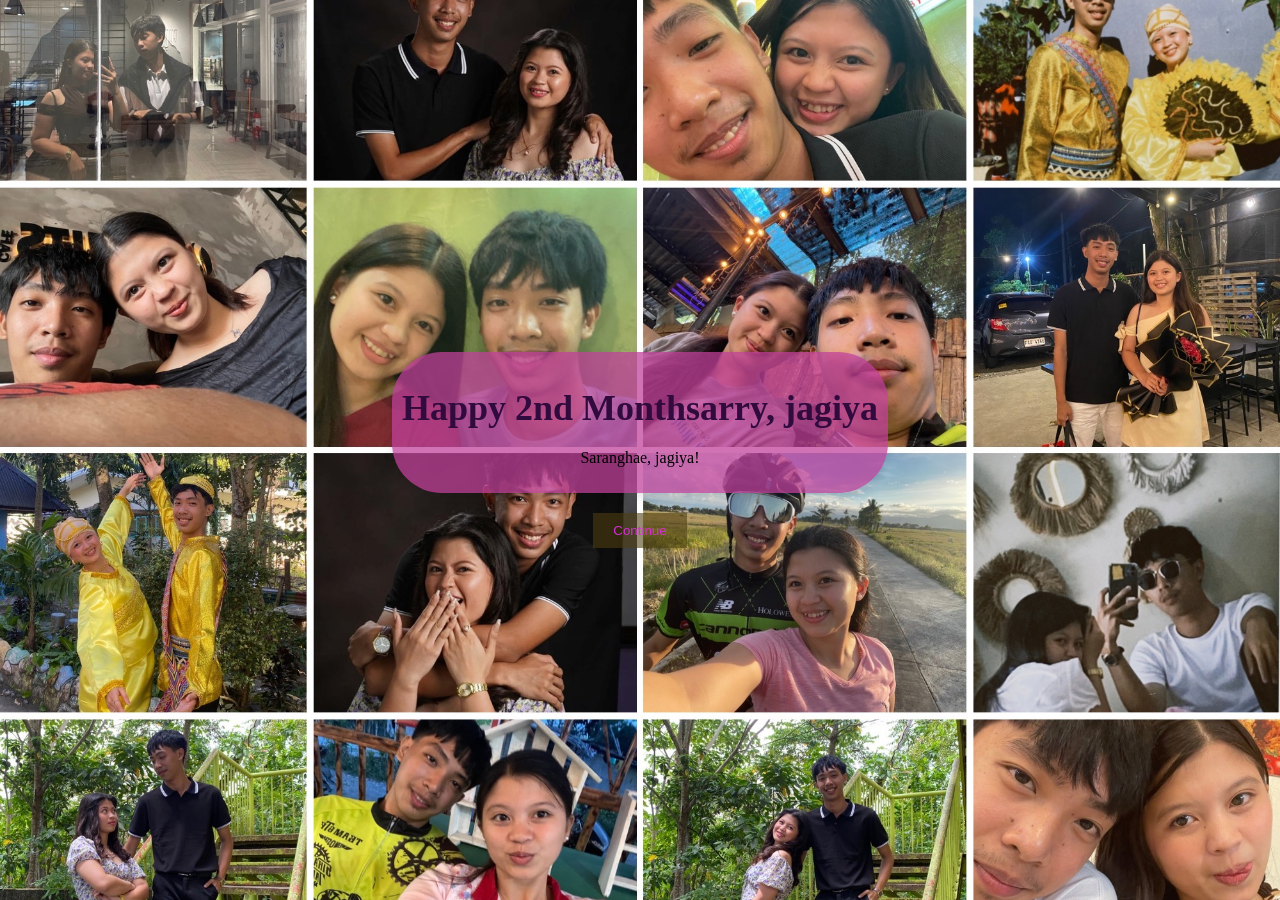
<file: index.html>
<!DOCTYPE html>
<html> 
    <head>
        <title>Monthsarry surprise!</title>
        <link rel="stylesheet" href="style.css">
    </head>

    <body>
        <div class="container">
        <h1>Happy 2nd Monthsarry, jagiya</h1>
        <P>Saranghae, jagiya!</P>
        </div>
    </body>

    <!--logging in-->

    <button onclick="nextPage()">Continue</button>
    <script src="script.js"></script>
</html>
</file>
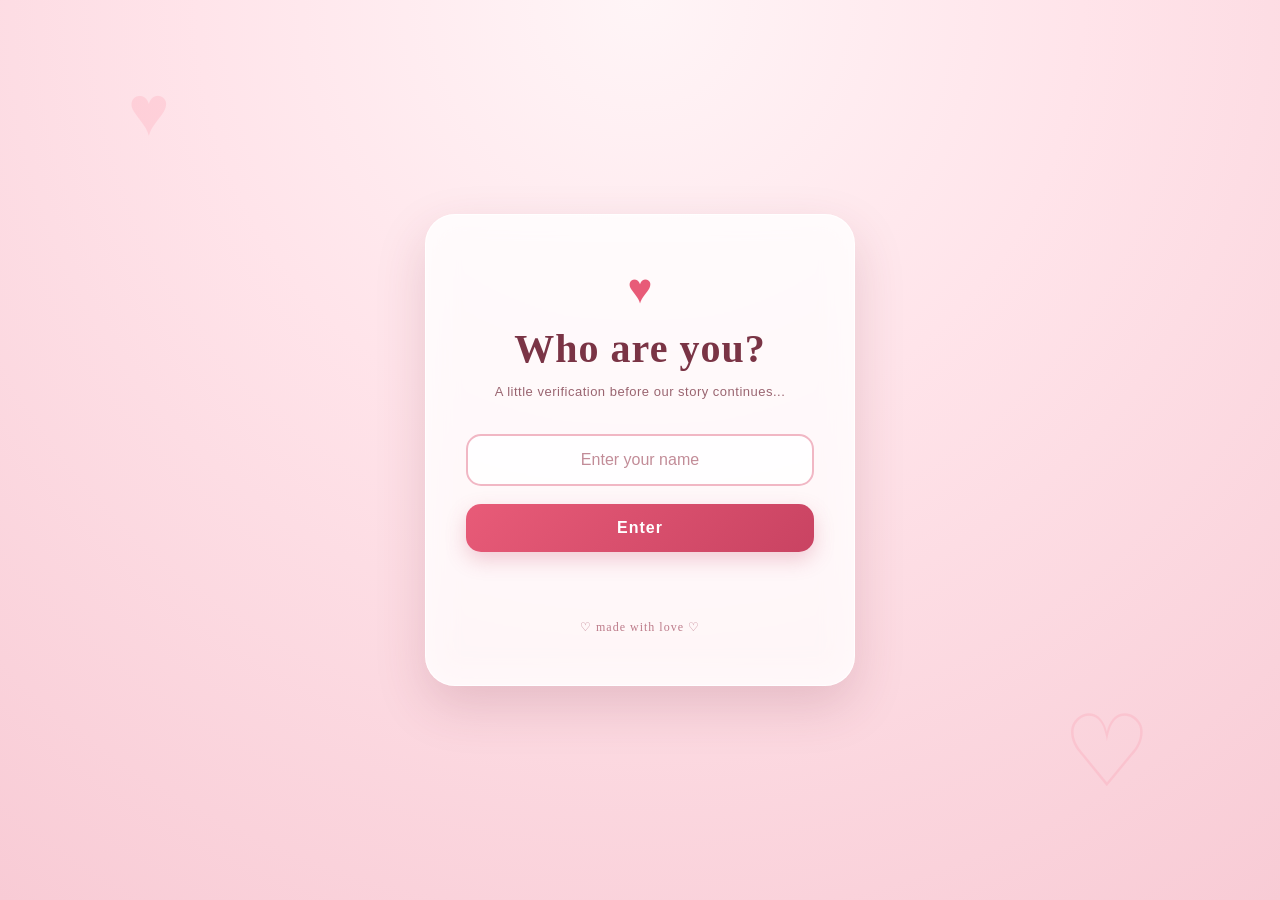
<file: page2.html>
<!DOCTYPE html>
<html lang="en">

<head>
  
    <meta charset="UTF-8">
    <meta name="viewport" content="width=device-width, initial-scale=1.0">

    <title>LOG IN 🐱 VERIFICATION</title>

    <!-- CSS -->
    <link rel="stylesheet" href="style2.css">
</head>

<body>

    <!-- =========================================
        NAME VERIFICATION
    ========================================== -->

    <main class="container">

        <h1>Who are you?</h1>

        <input
            type="text"
            id="nameInput"
            placeholder="Enter your name"
            autocomplete="off"
        >

        <button id="enterButton">
            Enter
        </button>

        <p id="message"></p>

    </main>


    <!-- =========================================
        JAVASCRIPT
    ========================================== -->

    <script src="script.js"></script>

</body>

</html>
</file>
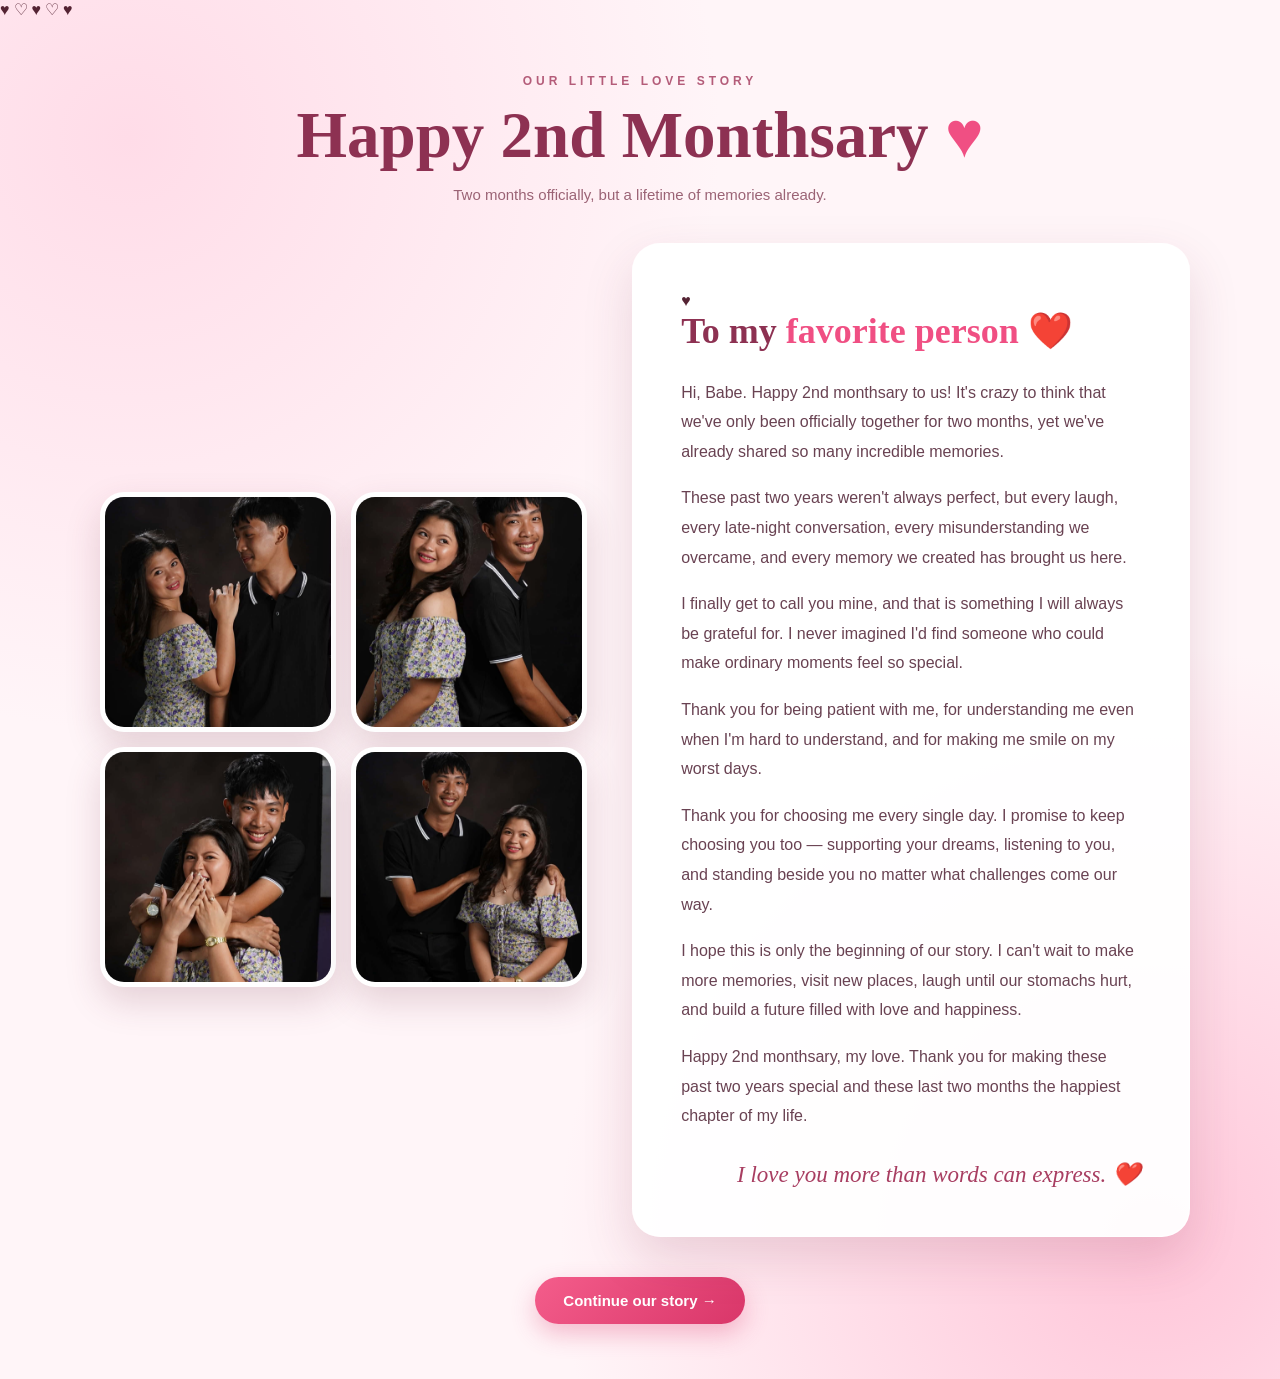
<file: page3.html>
<!DOCTYPE html>
<html lang="en">

<head>
     <link rel="stylesheet" href=style3.css>

    <meta charset="UTF-8">

    <meta
        name="viewport"
        content="width=device-width, initial-scale=1.0"
    >

    <title>Happy 2nd Monthsary ❤️</title>

    <!-- =========================================
        CSS
    ========================================== -->

    <link rel="stylesheet" href="style3.css">

</head>


<body>


    <!-- =========================================
        BACKGROUND MUSIC
    ========================================== -->

    <audio id="music" loop>

        <source
            src="MV2.mp3"
            type="audio/mpeg"
        >

        Your browser does not support audio.

    </audio>


    <!-- =========================================
        FALLBACK MUSIC BUTTON
        
        This stays hidden if autoplay works.
        If the browser blocks autoplay,
        the button will appear.
    ========================================== -->

    <button
        id="musicButton"
        style="display: none;"
    >
        🎵 Play Our Song
    </button>


    <!-- =========================================
        FLOATING HEARTS
    ========================================== -->

    <div class="hearts">

        <span>♥</span>
        <span>♡</span>
        <span>♥</span>
        <span>♡</span>
        <span>♥</span>

    </div>


    <!-- =========================================
        MAIN CONTENT
    ========================================== -->

    <main class="page">


        <!-- =====================================
            HEADER
        ====================================== -->

        <header class="header">

            <p class="eyebrow">
                OUR LITTLE LOVE STORY
            </p>


            <h1>

                Happy 2nd Monthsary

                <span>♥</span>

            </h1>


            <p class="subtitle">

                Two months officially, but a lifetime
                of memories already.

            </p>

        </header>



        <!-- =====================================
            CONTENT
        ====================================== -->

        <section class="content">


            <!-- =================================
                PHOTO GALLERY
            ================================== -->

            <div class="gallery">


                <div class="photo">

                    <img
                        src="photo6.jpg"
                        alt="Our memory"
                    >

                </div>


                <div class="photo">

                    <img
                        src="photo7.jpg"
                        alt="Our memory"
                    >

                </div>


                <div class="photo">

                    <img
                        src="photo8.jpg"
                        alt="Our memory"
                    >

                </div>


                <div class="photo">

                    <img
                        src="photo5.jpg"
                        alt="Our memory"
                    >

                </div>


            </div>



            <!-- =================================
                LOVE LETTER
            ================================== -->

            <article class="letter">


                <div class="heart-decoration">
                    ♥
                </div>


                <h2>

                    To my
                    <span>favorite person</span>
                    ❤️

                </h2>


                <p>

                    Hi, Babe. Happy 2nd monthsary to us!

                    It's crazy to think that we've only been
                    officially together for two months, yet we've
                    already shared so many incredible memories.

                </p>


                <p>

                    These past two years weren't always perfect,
                    but every laugh, every late-night conversation,
                    every misunderstanding we overcame, and every
                    memory we created has brought us here.

                </p>


                <p>

                    I finally get to call you mine, and that is
                    something I will always be grateful for.

                    I never imagined I'd find someone who could
                    make ordinary moments feel so special.

                </p>


                <p>

                    Thank you for being patient with me, for
                    understanding me even when I'm hard to understand,
                    and for making me smile on my worst days.

                </p>


                <p>

                    Thank you for choosing me every single day.

                    I promise to keep choosing you too — supporting
                    your dreams, listening to you, and standing beside
                    you no matter what challenges come our way.

                </p>


                <p>

                    I hope this is only the beginning of our story.

                    I can't wait to make more memories, visit new
                    places, laugh until our stomachs hurt, and build
                    a future filled with love and happiness.

                </p>


                <p>

                    Happy 2nd monthsary, my love.

                    Thank you for making these past two years special
                    and these last two months the happiest chapter
                    of my life.

                </p>


                <div class="signature">

                    I love you more than words can express. ❤️

                </div>


            </article>


        </section>



        <!-- =========================================
            NEXT BUTTON
        ========================================== -->

        <div class="footer">

            <a
                href="page4.html"
                class="next-button"
            >

                Continue our story →

            </a>

        </div>


    </main>



    <!-- =========================================
        MUSIC SCRIPT
    ========================================== -->

    <script>

        // Get music element
        const music =
            document.getElementById("music");


        // Get fallback button
        const musicButton =
            document.getElementById("musicButton");


        // Set volume
        music.volume = 0.5;



        // =========================================
        // CHECK IF HTML2 TOLD US TO PLAY MUSIC
        // =========================================

        const shouldPlay =
            sessionStorage.getItem("playMV2");


        // =========================================
        // TRY AUTOPLAY WHEN PAGE3 LOADS
        // =========================================

        window.addEventListener("load", function () {


            if (shouldPlay === "true") {


                music.play()

                    .then(function () {

                        // Music successfully started
                        console.log(
                            "❤️ MV2.mp3 is playing!"
                        );


                        // Hide fallback button
                        musicButton.style.display =
                            "none";


                        // Remove the signal
                        sessionStorage.removeItem(
                            "playMV2"
                        );

                    })


                    .catch(function () {

                        // Browser blocked autoplay
                        console.log(
                            "Autoplay blocked by browser."
                        );


                        /*
                         * Show the music button.
                         */
                        musicButton.style.display =
                            "block";


                    });

            }

        });



        // =========================================
        // MUSIC BUTTON
        // =========================================

        musicButton.addEventListener(
            "click",
            function () {


                music.play()

                    .then(function () {

                        console.log(
                            "❤️ Music started!"
                        );


                        // Hide button
                        musicButton.style.display =
                            "none";


                    })

                    .catch(function (error) {

                        console.log(
                            "Music error:",
                            error
                        );

                    });

            }
        );



        // =========================================
        // CLICK ANYWHERE FALLBACK
        // =========================================

        document.addEventListener(
            "click",
            function startMusic() {


                if (music.paused) {


                    music.play()

                        .then(function () {

                            console.log(
                                "❤️ Music started after click!"
                            );


                            /*
                             * Remove the event listener
                             * after music successfully starts.
                             */

                            document.removeEventListener(
                                "click",
                                startMusic
                            );


                            // Hide button
                            musicButton.style.display =
                                "none";

                        })

                        .catch(function () {

                            console.log(
                                "Waiting for user interaction..."
                            );

                        });

                }

            }
        );


    </script>


</body>

</html>
</file>
<file: style.css>
body{
    background-image: url('../photo2.jpg');
    background-size: cover;
    background-position: center;
    background-repeat: no-repeat;
    background-attachment: fixed;
    display:flex;
    flex-direction:column;
    align-items: center;
    justify-content: center;
    text-align: center;
    min-height: 100vh;
    margin: 0;

}
.container{
    background-color: rgba(193, 64, 154, 0.732);
    padding: 10px;
    border-radius: 50px;
    box-shadow: 0 4px 8px rgba(0, 0, 0, 0.1);
}

h1 {
    color: rgb(49, 10, 62);
    font-size: 36px;
    margin-bottom: 20px;
    font-style:normal;
}

button {
    background-color: rgba(79, 62, 18, 0.579);
    font-style: normal;
    padding: 10px 20px;
    border: 100vh;
    margin-top: 20px;
    color: rgb(213, 46, 210);
}
</file>
<file: style2.css>
/* =========================================
   GENERAL PAGE
========================================= */

* {
    margin: 0;
    padding: 0;
    box-sizing: border-box;
}

body {
    min-height: 100vh;

    display: flex;
    justify-content: center;
    align-items: center;

    font-family: "Georgia", serif;

    background:
        radial-gradient(
            circle at top,
            #fff5f7 0%,
            #ffe4ea 40%,
            #f8cbd5 100%
        );

    overflow: hidden;

    color: #5a303b;
}


/* =========================================
   DECORATIVE BACKGROUND
========================================= */

body::before {
    content: "♥";
    position: fixed;

    top: 8%;
    left: 10%;

    font-size: 70px;

    color: rgba(255, 105, 135, 0.15);

    animation: floatHeart 5s ease-in-out infinite;
}


body::after {
    content: "♡";
    position: fixed;

    bottom: 10%;
    right: 10%;

    font-size: 100px;

    color: rgba(255, 105, 135, 0.15);

    animation: floatHeart 6s ease-in-out infinite reverse;
}


/* =========================================
   LOGIN CONTAINER
========================================= */

.container {

    width: min(90%, 430px);

    padding: 50px 40px;

    text-align: center;

    background: rgba(255, 255, 255, 0.75);

    border: 1px solid rgba(255, 255, 255, 0.9);

    border-radius: 30px;

    box-shadow:
        0 20px 50px rgba(130, 50, 70, 0.18),
        inset 0 0 30px rgba(255, 255, 255, 0.5);

    backdrop-filter: blur(15px);

    animation: appear 1s ease;

    position: relative;

    z-index: 2;
}


/* =========================================
   TOP HEART
========================================= */

.container::before {

    content: "♥";

    display: block;

    font-size: 42px;

    color: #e85b78;

    margin-bottom: 12px;

    animation: heartbeat 1.5s infinite;
}


/* =========================================
   TITLE
========================================= */

h1 {

    font-size: clamp(28px, 6vw, 40px);

    color: #7a3445;

    margin-bottom: 10px;

    letter-spacing: 1px;

}


/* =========================================
   SUBTITLE
========================================= */

h1::after {

    content: "A little verification before our story continues...";

    display: block;

    margin-top: 12px;

    font-family: Arial, sans-serif;

    font-size: 13px;

    font-weight: normal;

    letter-spacing: 0.5px;

    color: #9a6570;

}


/* =========================================
   NAME INPUT
========================================= */

#nameInput {

    width: 100%;

    padding: 15px 18px;

    margin-top: 25px;

    border: 2px solid #f1b7c4;

    border-radius: 15px;

    outline: none;

    background: rgba(255, 255, 255, 0.85);

    color: #63313e;

    font-size: 16px;

    font-family: Arial, sans-serif;

    text-align: center;

    transition: 0.3s ease;

}


#nameInput::placeholder {

    color: #c28c98;

}


#nameInput:focus {

    border-color: #e85b78;

    box-shadow:
        0 0 0 4px rgba(232, 91, 120, 0.12);

    transform: translateY(-2px);

}


/* =========================================
   ENTER BUTTON
========================================= */

button {

    width: 100%;

    margin-top: 18px;

    padding: 15px;

    border: none;

    border-radius: 15px;

    background:
        linear-gradient(
            135deg,
            #e85b78,
            #c94362
        );

    color: white;

    font-size: 16px;

    font-weight: bold;

    letter-spacing: 1px;

    cursor: pointer;

    box-shadow:
        0 8px 20px rgba(201, 67, 98, 0.25);

    transition: all 0.3s ease;

}


button:hover {

    transform: translateY(-3px);

    box-shadow:
        0 12px 25px rgba(201, 67, 98, 0.35);

}


button:active {

    transform: scale(0.97);

}


/* =========================================
   MESSAGE
========================================= */

#message {

    min-height: 25px;

    margin-top: 18px;

    color: #a7465e;

    font-family: Arial, sans-serif;

    font-size: 14px;

    font-weight: bold;

}


/* =========================================
   SMALL DECORATIVE TEXT
========================================= */

.container::after {

    content: "♡ made with love ♡";

    display: block;

    margin-top: 25px;

    font-size: 12px;

    color: #bd7b89;

    letter-spacing: 1px;

}


/* =========================================
   ANIMATIONS
========================================= */

@keyframes appear {

    from {

        opacity: 0;

        transform: translateY(30px) scale(0.95);

    }

    to {

        opacity: 1;

        transform: translateY(0) scale(1);

    }

}


@keyframes heartbeat {

    0%,
    100% {

        transform: scale(1);

    }

    50% {

        transform: scale(1.18);

    }

}


@keyframes floatHeart {

    0%,
    100% {

        transform: translateY(0) rotate(-5deg);

    }

    50% {

        transform: translateY(-25px) rotate(5deg);

    }

}


/* =========================================
MOBILE
========================================= */

@media (max-width: 500px) {

    .container {

        padding: 40px 25px;

    }

    h1 {

        font-size: 30px;

    }

}
</file>
<file: style3.css>
/* =====================================================
RESET
===================================================== */

* {
    margin: 0;
    padding: 0;
    box-sizing: border-box;
}


/* =====================================================
BODY
===================================================== */

body {
    min-height: 100vh;

    font-family: Georgia, "Times New Roman", serif;

    color: #542333;

    background:
        radial-gradient(
            circle at 10% 10%,
            #ffdce8,
            transparent 35%
        ),
        radial-gradient(
            circle at 90% 90%,
            #ffc6d9,
            transparent 35%
        ),
        #fff5f8;

    overflow-x: hidden;
}


/* =====================================================
MAIN PAGE
===================================================== */

.page {
    position: relative;

    z-index: 2;

    width: min(1100px, 92%);

    margin: 0 auto;

    padding: 55px 0;
}


/* =====================================================
HEADER
===================================================== */

.header {
    text-align: center;

    margin-bottom: 40px;

    animation: fadeDown 1s ease;
}


/* Small title */

.eyebrow {
    margin-bottom: 12px;

    font-family: Arial, sans-serif;

    font-size: 12px;

    font-weight: bold;

    letter-spacing: 4px;

    color: #b45c79;
}


/* Main title */

.header h1 {
    font-size: clamp(38px, 6vw, 65px);

    line-height: 1.1;

    color: #8d3152;
}


/* Heart beside title */

.header h1 span {
    color: #f04f83;

    display: inline-block;

    animation: heartbeat 1.5s infinite;
}


/* Subtitle */

.subtitle {
    margin-top: 14px;

    font-family: Arial, sans-serif;

    font-size: 15px;

    color: #9b6375;
}


/* =====================================================
MAIN CONTENT
===================================================== */

.content {
    display: grid;

    grid-template-columns: 1fr 1.1fr;

    gap: 35px;

    align-items: center;
}


/* =====================================================
PHOTO GALLERY
===================================================== */

.gallery {
    display: grid;

    grid-template-columns: repeat(2, 1fr);

    grid-template-rows: repeat(2, 240px);

    gap: 15px;

    padding: 10px;
}


/* Individual photo */

.photo {
    overflow: hidden;

    background: #eee;

    border: 5px solid white;

    border-radius: 24px;

    box-shadow:
        0 15px 35px rgba(112, 42, 68, 0.18);

    transition:
        transform 0.4s ease,
        box-shadow 0.4s ease;
}


/* Image */

.photo img {
    display: block;

    width: 100%;

    height: 100%;

    object-fit: cover;

    transition:
        transform 0.6s ease;
}


/* =====================================================
PHOTO ROTATIONS
===================================================== */

.photo-1 {
    transform: rotate(-2deg);
}

.photo-2 {
    transform: rotate(2deg);
}

.photo-3 {
    transform: rotate(2deg);
}

.photo-4 {
    transform: rotate(-2deg);
}


/* =====================================================
PHOTO HOVER
===================================================== */

.photo:hover {
    transform:
        translateY(-8px)
        rotate(0deg);

    box-shadow:
        0 20px 45px rgba(112, 42, 68, 0.25);
}


.photo:hover img {
    transform: scale(1.08);
}


/* =====================================================
LOVE LETTER
===================================================== */

.letter {
    position: relative;

    padding: clamp(30px, 5vw, 48px);

    background:
        rgba(255, 255, 255, 0.95);

    border:
        1px solid rgba(255, 255, 255, 0.9);

    border-radius: 28px;

    box-shadow:
        0 20px 50px rgba(112, 42, 68, 0.15);

    animation: fadeUp 1s ease;
}


/* =====================================================
LETTER DECORATION
===================================================== */

.letter-decoration {
    position: absolute;

    top: 20px;

    right: 28px;

    color: #ff9cba;

    font-size: 25px;

    animation: heartbeat 1.5s infinite;
}


/* =====================================================
LETTER TITLE
===================================================== */

.letter h2 {
    margin-bottom: 25px;

    font-size: clamp(26px, 4vw, 36px);

    line-height: 1.2;

    color: #8d3152;
}


.letter h2 span {
    color: #f04f83;
}


/* =====================================================
LETTER TEXT
===================================================== */

.letter p {
    margin-bottom: 17px;

    font-family: Arial, sans-serif;

    font-size: 16px;

    line-height: 1.85;

    color: #694252;
}


/* =====================================================
SIGNATURE
===================================================== */

.signature {
    margin-top: 30px;

    text-align: right;

    font-size: 23px;

    font-style: italic;

    color: #a83d61;
}


/* =====================================================
NEXT BUTTON
===================================================== */

.footer {
    text-align: center;

    margin-top: 40px;
}


.next-button {
    display: inline-flex;

    align-items: center;

    gap: 10px;

    padding: 15px 28px;

    border-radius: 999px;

    background:
        linear-gradient(
            135deg,
            #f45d8b,
            #d93669
        );

    color: white;

    text-decoration: none;

    font-family: Arial, sans-serif;

    font-size: 15px;

    font-weight: bold;

    box-shadow:
        0 10px 25px rgba(217, 54, 105, 0.3);

    transition:
        transform 0.3s ease,
        box-shadow 0.3s ease;
}


.next-button span {
    font-size: 20px;

    transition:
        transform 0.3s ease;
}


.next-button:hover {
    transform: translateY(-4px);

    box-shadow:
        0 15px 30px rgba(217, 54, 105, 0.4);
}


.next-button:hover span {
    transform: translateX(5px);
}


.next-button:active {
    transform: scale(0.96);
}


/* =====================================================
FLOATING HEARTS
===================================================== */

.floating-hearts {
    position: fixed;

    inset: 0;

    pointer-events: none;

    z-index: 1;

    overflow: hidden;
}


.heart {
    position: absolute;

    bottom: -40px;

    color: #ff6f9f;

    font-size: 22px;

    opacity: 0.55;

    animation:
        floatHeart linear infinite;
}


/* Individual positions */

.heart-1 {
    left: 8%;

    animation-duration: 8s;
}


.heart-2 {
    left: 25%;

    animation-duration: 11s;

    animation-delay: 2s;
}


.heart-3 {
    left: 45%;

    animation-duration: 9s;

    animation-delay: 1s;
}


.heart-4 {
    left: 68%;

    animation-duration: 12s;

    animation-delay: 3s;
}


.heart-5 {
    left: 88%;

    animation-duration: 10s;

    animation-delay: 1.5s;
}


/* =====================================================
ANIMATIONS
===================================================== */

@keyframes floatHeart {

    0% {
        transform:
            translateY(0)
            rotate(0deg);

        opacity: 0;
    }

    15% {
        opacity: 0.55;
    }

    100% {
        transform:
            translateY(-110vh)
            rotate(25deg);

        opacity: 0;
    }
}


@keyframes fadeUp {

    from {
        opacity: 0;

        transform:
            translateY(30px);
    }

    to {
        opacity: 1;

        transform:
            translateY(0);
    }
}


@keyframes fadeDown {

    from {
        opacity: 0;

        transform:
            translateY(-20px);
    }

    to {
        opacity: 1;

        transform:
            translateY(0);
    }
}


@keyframes heartbeat {

    0%,
    100% {
        transform: scale(1);
    }

    50% {
        transform: scale(1.25);
    }
}


/* =====================================================
TABLET
===================================================== */

@media (max-width: 800px) {

    .page {
        width: 92%;

        padding: 35px 0;
    }


    .content {
        grid-template-columns: 1fr;

        gap: 30px;
    }


    .gallery {
        grid-template-rows:
            repeat(2, 200px);
    }


    .letter {
        padding: 30px 24px;
    }


    .letter p {
        font-size: 15px;

        line-height: 1.75;
    }
}


/* =====================================================
SMALL PHONES
===================================================== */

@media (max-width: 500px) {

    .page {
        width: 94%;
    }


    .header h1 {
        font-size: 38px;
    }


    .gallery {
        grid-template-rows:
            repeat(2, 150px);

        gap: 9px;

        padding: 5px;
    }


    .photo {
        border-width: 3px;

        border-radius: 17px;
    }


    .letter {
        border-radius: 22px;

        padding: 27px 21px;
    }


    .letter h2 {
        font-size: 27px;
    }


    .letter p {
        font-size: 14px;
    }


    .next-button {
        padding: 13px 23px;
    }

}
</file>
